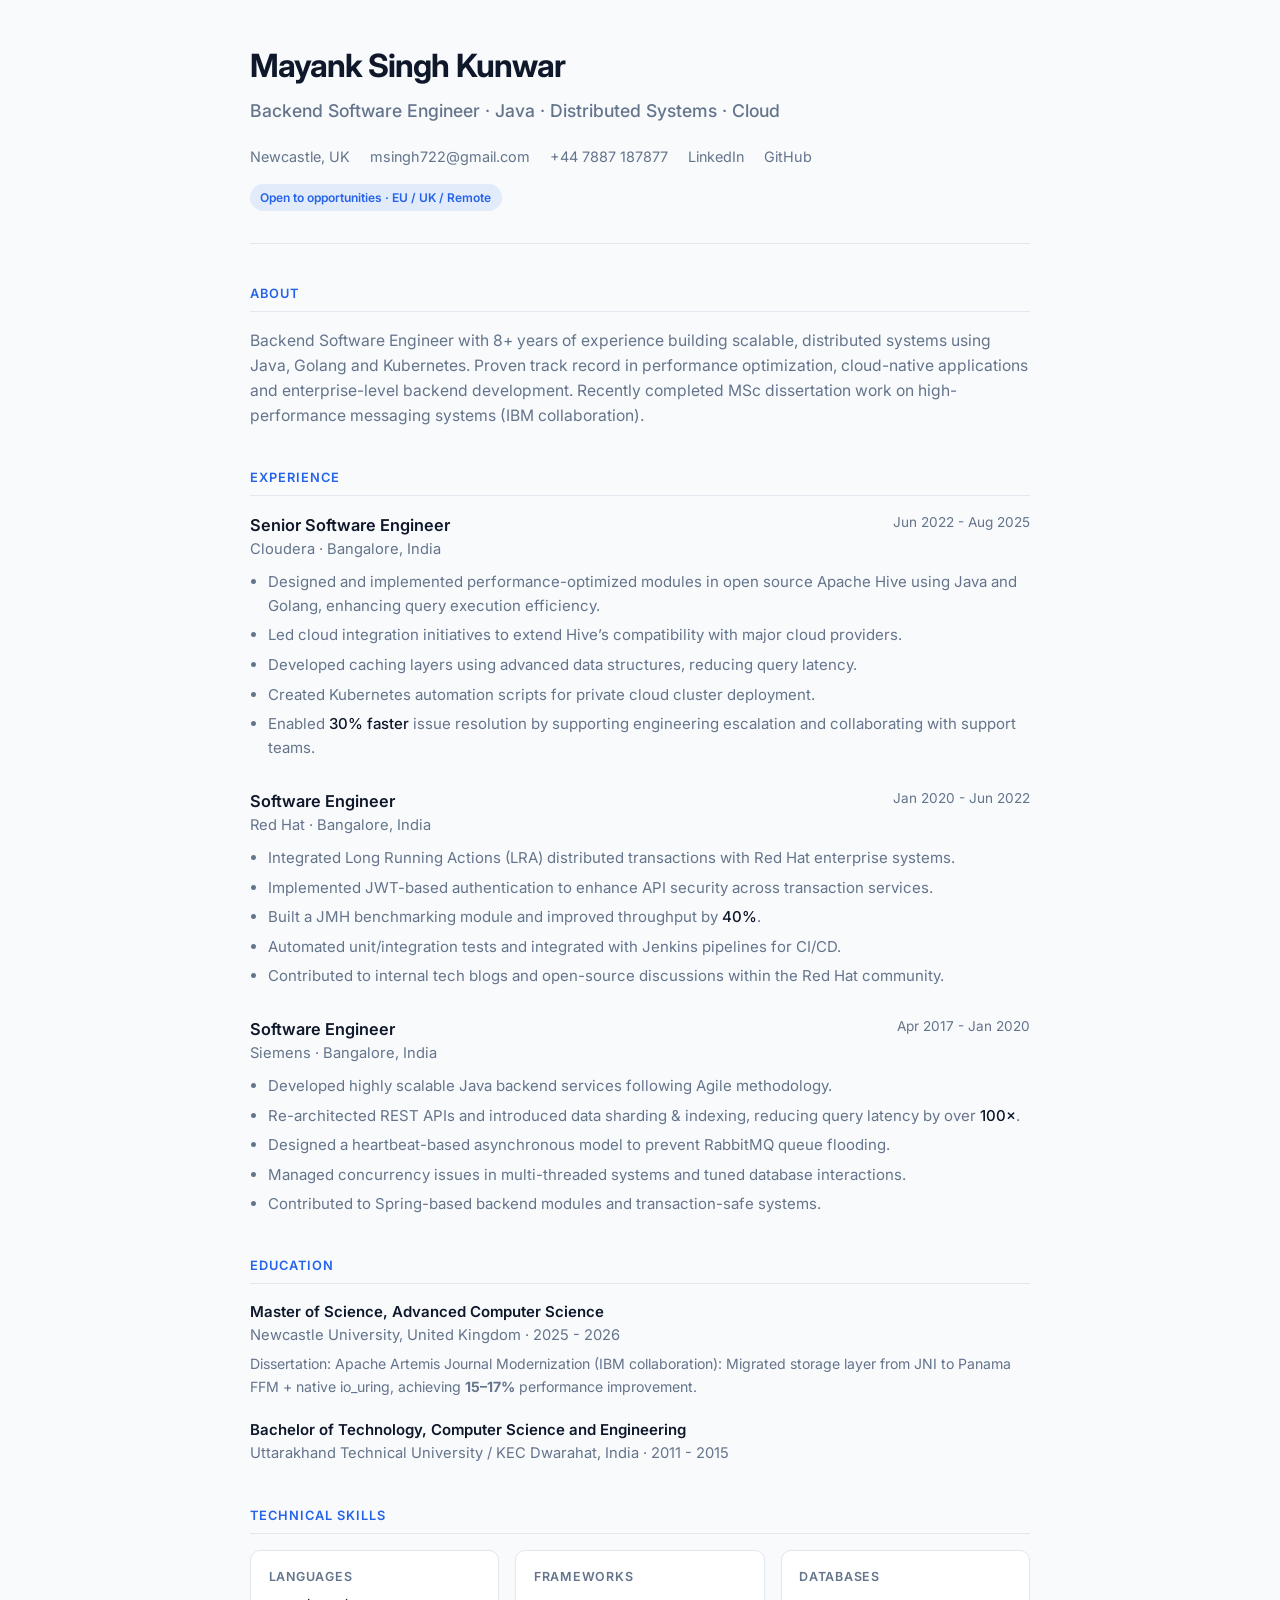
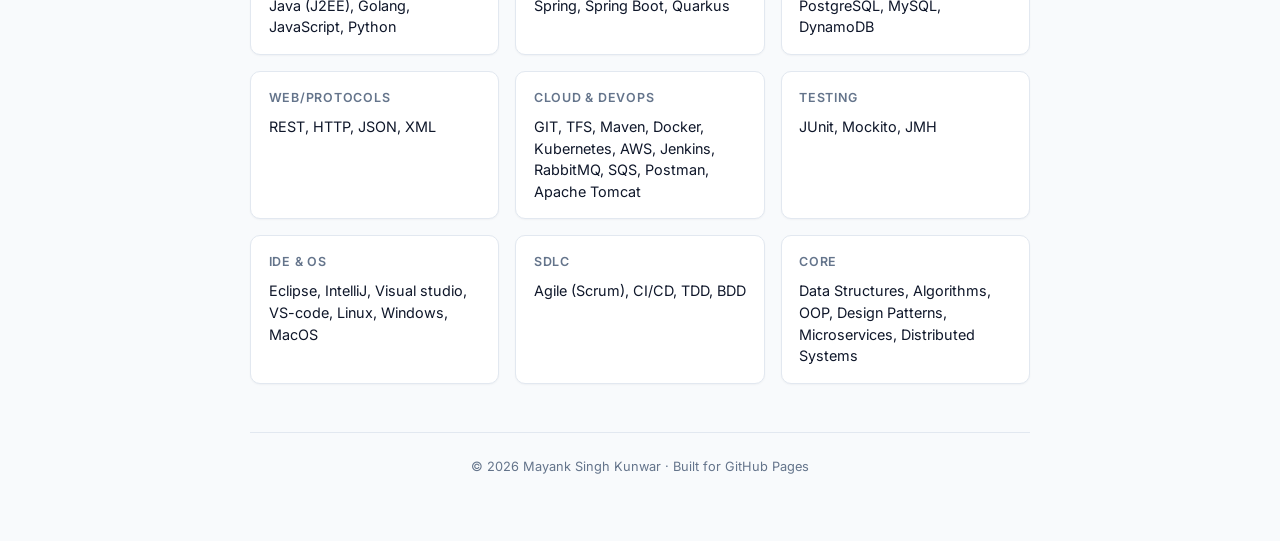
<file: classic.html>
<!DOCTYPE html>
<html lang="en">
<head>
  <meta charset="UTF-8" />
  <meta name="viewport" content="width=device-width, initial-scale=1.0" />
  <meta name="description" content="Mayank Singh Kunwar — Backend Software Engineer with 8+ years experience in Java, Golang, distributed systems and cloud-native development." />
  <title>Mayank Singh Kunwar | Backend Software Engineer</title>
  <link rel="preconnect" href="https://fonts.googleapis.com" />
  <link rel="preconnect" href="https://fonts.gstatic.com" crossorigin />
  <link href="https://fonts.googleapis.com/css2?family=Inter:wght@400;500;600;700&display=swap" rel="stylesheet" />
  <style>
    :root {
      --bg: #f8fafc;
      --surface: #ffffff;
      --surface-2: #f1f5f9;
      --text: #0f172a;
      --muted: #64748b;
      --accent: #2563eb;
      --accent-soft: rgba(37, 99, 235, 0.1);
      --border: #e2e8f0;
      --success: #059669;
    }

    * {
      box-sizing: border-box;
      margin: 0;
      padding: 0;
    }

    html {
      scroll-behavior: smooth;
    }

    body {
      font-family: "Inter", system-ui, -apple-system, sans-serif;
      background: var(--bg);
      color: var(--text);
      line-height: 1.6;
      font-size: 15px;
    }

    a {
      color: var(--accent);
      text-decoration: none;
    }

    a:hover {
      text-decoration: underline;
    }

    .container {
      max-width: 820px;
      margin: 0 auto;
      padding: 2.5rem 1.25rem 4rem;
    }

    /* Header */
    header {
      margin-bottom: 2.5rem;
      padding-bottom: 2rem;
      border-bottom: 1px solid var(--border);
    }

    .name {
      font-size: 2rem;
      font-weight: 700;
      letter-spacing: -0.03em;
      margin-bottom: 0.35rem;
    }

    .title {
      font-size: 1.1rem;
      color: var(--muted);
      font-weight: 500;
      margin-bottom: 1.25rem;
    }

    .contact {
      display: flex;
      flex-wrap: wrap;
      gap: 0.75rem 1.25rem;
      font-size: 0.9rem;
      color: var(--muted);
    }

    .contact a {
      color: var(--muted);
    }

    .contact a:hover {
      color: var(--accent);
    }

    .badge {
      display: inline-block;
      background: var(--accent-soft);
      color: var(--accent);
      font-size: 0.75rem;
      font-weight: 600;
      padding: 0.25rem 0.65rem;
      border-radius: 999px;
      margin-top: 1rem;
    }

    /* Sections */
    section {
      margin-bottom: 2.5rem;
    }

    h2 {
      font-size: 0.8rem;
      font-weight: 600;
      text-transform: uppercase;
      letter-spacing: 0.08em;
      color: var(--accent);
      margin-bottom: 1rem;
      padding-bottom: 0.4rem;
      border-bottom: 1px solid var(--border);
    }

    .summary {
      color: var(--muted);
      font-size: 0.98rem;
    }

    /* Experience */
    .job {
      margin-bottom: 1.75rem;
    }

    .job:last-child {
      margin-bottom: 0;
    }

    .job-header {
      display: flex;
      flex-wrap: wrap;
      justify-content: space-between;
      gap: 0.25rem 1rem;
      margin-bottom: 0.35rem;
    }

    .job-role {
      font-weight: 600;
      font-size: 1.02rem;
    }

    .job-company {
      color: var(--muted);
      font-size: 0.92rem;
    }

    .job-meta {
      color: var(--muted);
      font-size: 0.85rem;
      white-space: nowrap;
    }

    .job ul {
      margin-top: 0.5rem;
      padding-left: 1.15rem;
      color: var(--muted);
    }

    .job li {
      margin-bottom: 0.35rem;
    }

    .job li strong {
      color: var(--text);
      font-weight: 500;
    }

    /* Skills */
    .skills-grid {
      display: grid;
      grid-template-columns: repeat(auto-fit, minmax(200px, 1fr));
      gap: 1rem;
    }

    .skill-group {
      background: var(--surface);
      border: 1px solid var(--border);
      border-radius: 10px;
      padding: 1rem 1.1rem;
      box-shadow: 0 1px 2px rgba(15, 23, 42, 0.04);
    }

    .skill-group h3 {
      font-size: 0.78rem;
      text-transform: uppercase;
      letter-spacing: 0.06em;
      color: var(--muted);
      margin-bottom: 0.5rem;
      font-weight: 600;
    }

    .skill-group p {
      font-size: 0.9rem;
      color: var(--text);
      line-height: 1.5;
    }

    /* Education */
    .edu {
      margin-bottom: 1.25rem;
    }

    .edu-title {
      font-weight: 600;
    }

    .edu-school {
      color: var(--muted);
      font-size: 0.92rem;
    }

    .edu-detail {
      color: var(--muted);
      font-size: 0.88rem;
      margin-top: 0.35rem;
    }

    /* Footer */
    footer {
      margin-top: 3rem;
      padding-top: 1.5rem;
      border-top: 1px solid var(--border);
      text-align: center;
      font-size: 0.8rem;
      color: var(--muted);
    }

    @media (max-width: 560px) {
      .name {
        font-size: 1.6rem;
      }
      .job-header {
        flex-direction: column;
      }
    }
  </style>
</head>
<body>
  <div class="container">
    <header>
      <h1 class="name">Mayank Singh Kunwar</h1>
      <p class="title">Backend Software Engineer · Java · Distributed Systems · Cloud</p>
      <div class="contact">
        <span>Newcastle, UK</span>
        <a href="mailto:msingh722@gmail.com">msingh722@gmail.com</a>
        <a href="tel:+447887187877">+44 7887 187877</a>
        <a href="https://www.linkedin.com/in/mayank-kunwwar/" target="_blank" rel="noopener">LinkedIn</a>
        <a href="https://github.com/mayankkunwar" target="_blank" rel="noopener">GitHub</a>
      </div>
      <span class="badge">Open to opportunities · EU / UK / Remote</span>
    </header>

    <section>
      <h2>About</h2>
      <p class="summary">
        Backend Software Engineer with 8+ years of experience building scalable, distributed systems
        using Java, Golang and Kubernetes. Proven track record in performance optimization,
        cloud-native applications and enterprise-level backend development. Recently completed
        MSc dissertation work on high-performance messaging systems (IBM collaboration).
      </p>
    </section>

    <section>
      <h2>Experience</h2>

      <div class="job">
        <div class="job-header">
          <div>
            <div class="job-role">Senior Software Engineer</div>
            <div class="job-company">Cloudera · Bangalore, India</div>
          </div>
          <div class="job-meta">Jun 2022 - Aug 2025</div>
        </div>
        <ul>
          <li>Designed and implemented performance-optimized modules in open source Apache Hive using Java and Golang, enhancing query execution efficiency.</li>
          <li>Led cloud integration initiatives to extend Hive’s compatibility with major cloud providers.</li>
          <li>Developed caching layers using advanced data structures, reducing query latency.</li>
          <li>Created Kubernetes automation scripts for private cloud cluster deployment.</li>
          <li>Enabled <strong>30% faster</strong> issue resolution by supporting engineering escalation and collaborating with support teams.</li>
        </ul>
      </div>

      <div class="job">
        <div class="job-header">
          <div>
            <div class="job-role">Software Engineer</div>
            <div class="job-company">Red Hat · Bangalore, India</div>
          </div>
          <div class="job-meta">Jan 2020 - Jun 2022</div>
        </div>
        <ul>
          <li>Integrated Long Running Actions (LRA) distributed transactions with Red Hat enterprise systems.</li>
          <li>Implemented JWT-based authentication to enhance API security across transaction services.</li>
          <li>Built a JMH benchmarking module and improved throughput by <strong>40%</strong>.</li>
          <li>Automated unit/integration tests and integrated with Jenkins pipelines for CI/CD.</li>
          <li>Contributed to internal tech blogs and open-source discussions within the Red Hat community.</li>
        </ul>
      </div>

      <div class="job">
        <div class="job-header">
          <div>
            <div class="job-role">Software Engineer</div>
            <div class="job-company">Siemens · Bangalore, India</div>
          </div>
          <div class="job-meta">Apr 2017 - Jan 2020</div>
        </div>
        <ul>
          <li>Developed highly scalable Java backend services following Agile methodology.</li>
          <li>Re-architected REST APIs and introduced data sharding &amp; indexing, reducing query latency by over <strong>100×</strong>.</li>
          <li>Designed a heartbeat-based asynchronous model to prevent RabbitMQ queue flooding.</li>
          <li>Managed concurrency issues in multi-threaded systems and tuned database interactions.</li>
          <li>Contributed to Spring-based backend modules and transaction-safe systems.</li>
        </ul>
      </div>
    </section>

    <section>
      <h2>Education</h2>

      <div class="edu">
        <div class="edu-title">Master of Science, Advanced Computer Science</div>
        <div class="edu-school">Newcastle University, United Kingdom · 2025 - 2026</div>
        <p class="edu-detail">
          Dissertation: Apache Artemis Journal Modernization (IBM collaboration): 
          Migrated storage layer from JNI to Panama FFM + native io_uring, achieving
          <strong>15–17%</strong> performance improvement.
        </p>
      </div>

      <div class="edu">
        <div class="edu-title">Bachelor of Technology, Computer Science and Engineering</div>
        <div class="edu-school">Uttarakhand Technical University / KEC Dwarahat, India · 2011 - 2015</div>
      </div>
    </section>

    <section>
      <h2>Technical Skills</h2>
      <div class="skills-grid">
        <div class="skill-group">
          <h3>Languages</h3>
          <p>Java (J2EE), Golang, JavaScript, Python</p>
        </div>
        <div class="skill-group">
          <h3>Frameworks</h3>
          <p>Spring, Spring Boot, Quarkus</p>
        </div>
        <div class="skill-group">
          <h3>Databases</h3>
          <p>PostgreSQL, MySQL, DynamoDB</p>
        </div>
        <div class="skill-group">
          <h3>Web/Protocols</h3>
          <p>REST, HTTP, JSON, XML</p>
        </div>
        <div class="skill-group">
          <h3>Cloud &amp; DevOps</h3>
          <p>GIT, TFS, Maven, Docker, Kubernetes, AWS, Jenkins, RabbitMQ, SQS, Postman, Apache Tomcat</p>
        </div>
        <div class="skill-group">
          <h3>Testing</h3>
          <p>JUnit, Mockito, JMH</p>
        </div>
        <div class="skill-group">
          <h3>IDE &amp; OS</h3>
          <p>Eclipse, IntelliJ, Visual studio, VS-code, Linux, Windows, MacOS</p>
        </div>
        <div class="skill-group">
          <h3>SDLC</h3>
          <p>Agile (Scrum), CI/CD, TDD, BDD</p>
        </div>
        <div class="skill-group">
          <h3>Core</h3>
          <p>Data Structures, Algorithms, OOP, Design Patterns, Microservices, Distributed Systems</p>
        </div>
      </div>
    </section>

    <footer>
      <p>© 2026 Mayank Singh Kunwar · Built for GitHub Pages</p>
    </footer>
  </div>
</body>
</html>
</file>
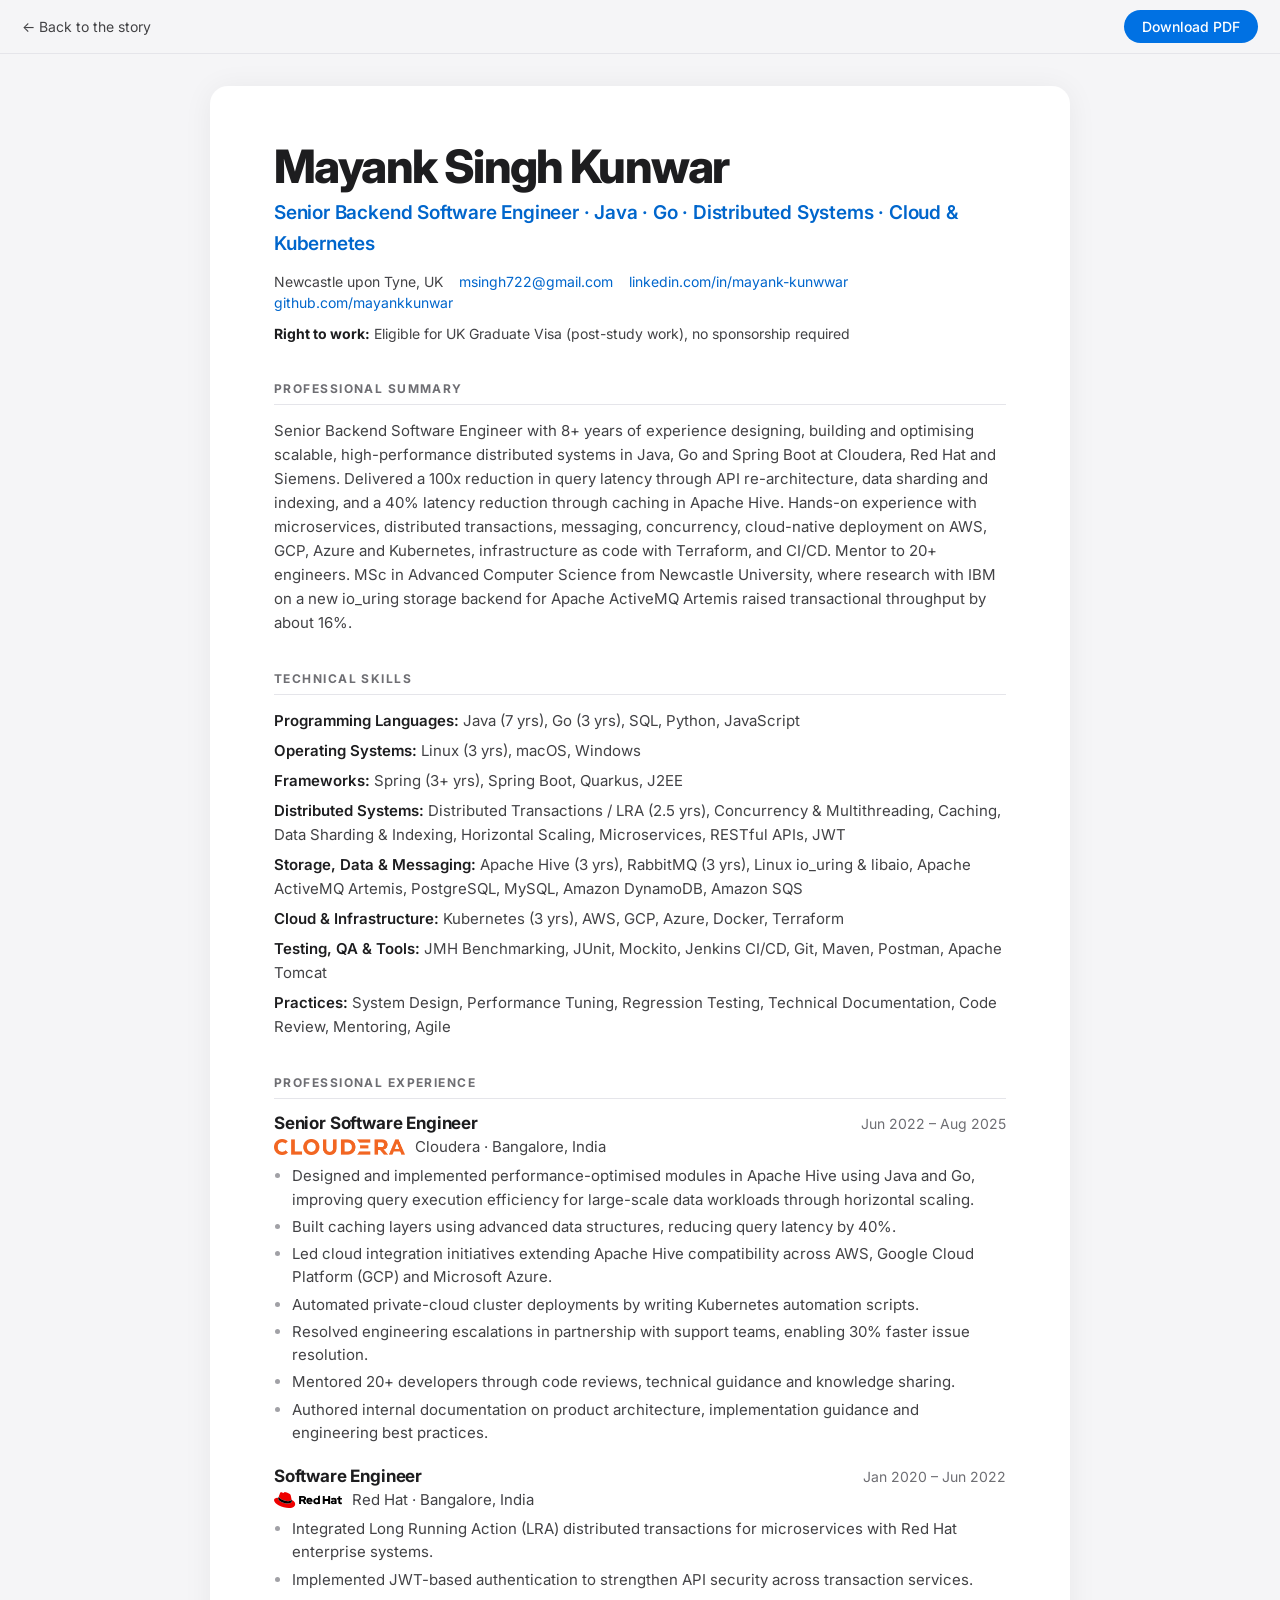
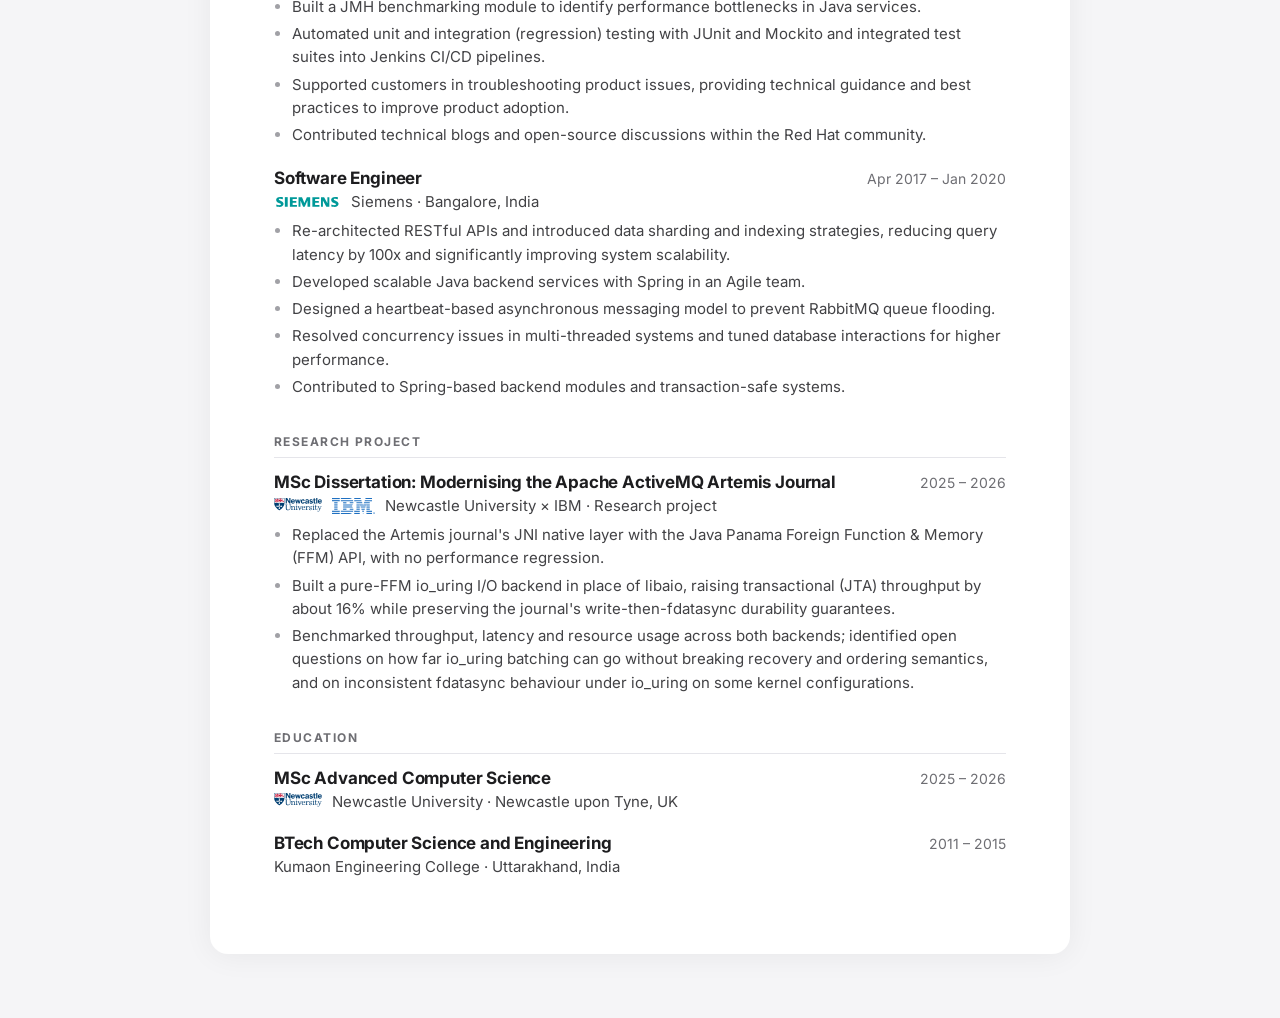
<file: cv.html>
<!doctype html>
<html lang="en">
<head>
  <meta charset="utf-8" />
  <meta name="viewport" content="width=device-width, initial-scale=1" />
  <title>Mayank Singh Kunwar · CV</title>
  <meta name="description" content="Printable CV of Mayank Singh Kunwar, Senior Backend Software Engineer." />
  <link rel="preconnect" href="https://fonts.googleapis.com" />
  <link rel="preconnect" href="https://fonts.gstatic.com" crossorigin />
  <link href="https://fonts.googleapis.com/css2?family=Inter:wght@400;500;600;700;800&display=swap" rel="stylesheet" />
  <style>
    :root {
      --ink: #1d1d1f; --ink-2: #424245; --muted: #6e6e73; --line: #e5e5ea; --accent: #0066cc;
      --bg: #f5f5f7; --paper: #ffffff;
    }
    * { box-sizing: border-box; }
    body { margin: 0; background: var(--bg); color: var(--ink); font-family: "Inter", -apple-system, system-ui, sans-serif; -webkit-font-smoothing: antialiased; }
    a { color: var(--accent); text-decoration: none; }
    a:hover { text-decoration: underline; }

    .bar {
      position: sticky; top: 0; z-index: 5; display: flex; justify-content: space-between; align-items: center;
      padding: 10px 22px; background: rgba(245, 245, 247, 0.8); backdrop-filter: saturate(180%) blur(20px);
      -webkit-backdrop-filter: saturate(180%) blur(20px); border-bottom: 1px solid var(--line); font-size: 14px;
    }
    .bar a { color: var(--ink-2); }
    .bar button {
      font: inherit; font-weight: 500; border: 0; border-radius: 980px; padding: 8px 18px; cursor: pointer;
      background: #0071e3; color: #fff;
    }
    .bar button:hover { background: #0077ed; }

    .page {
      max-width: 860px; margin: 32px auto 64px; background: var(--paper); border-radius: 18px;
      padding: 56px clamp(22px, 6vw, 64px); box-shadow: 0 2px 30px rgba(0, 0, 0, 0.06);
    }
    header h1 { margin: 0; font-size: clamp(34px, 5vw, 46px); font-weight: 800; letter-spacing: -0.035em; line-height: 1.05; }
    header .role { margin: 8px 0 14px; font-size: 19px; font-weight: 600; color: var(--accent); letter-spacing: -0.01em; }
    header .contact { display: flex; flex-wrap: wrap; gap: 4px 16px; font-size: 14px; color: var(--ink-2); }
    header .rtw { margin: 12px 0 0; font-size: 14px; color: var(--ink-2); }
    header .rtw b { color: var(--ink); }

    h2 {
      margin: 36px 0 14px; padding-bottom: 8px; border-bottom: 1px solid var(--line);
      font-size: 12px; font-weight: 700; letter-spacing: 0.12em; text-transform: uppercase; color: var(--muted);
    }
    p { line-height: 1.6; margin: 0 0 10px; font-size: 15px; color: var(--ink-2); }
    .group { margin: 0 0 6px; }
    .group b { color: var(--ink); font-weight: 600; }

    .entry, .keep { break-inside: avoid; }
    .entry { margin: 0 0 22px; }
    .entry-head { display: flex; justify-content: space-between; align-items: baseline; gap: 12px; flex-wrap: wrap; }
    .entry-head h3 { margin: 0; font-size: 17px; font-weight: 700; letter-spacing: -0.01em; }
    .entry-head .when { font-size: 14px; color: var(--muted); white-space: nowrap; }
    .org { display: flex; align-items: center; gap: 10px; margin: 4px 0 8px; font-size: 15px; color: var(--ink-2); }
    .org img { height: 16px; width: auto; }
    ul { margin: 0; padding-left: 18px; }
    li { font-size: 15px; line-height: 1.55; color: var(--ink-2); margin-bottom: 4px; }
    li::marker { color: #a1a1a6; }

    @page { size: A4; margin: 14mm 14mm 16mm; }
    @media print {
      body { background: #fff; }
      .bar { display: none; }
      .page { margin: 0; padding: 0; max-width: none; box-shadow: none; border-radius: 0; }
      header h1 { font-size: 26pt; }
      header .role { font-size: 13pt; }
      h2 { margin-top: 18pt; }
      p, li, .org, header .contact, header .rtw { font-size: 10pt; }
      .entry-head h3 { font-size: 11pt; }
      .entry-head .when { font-size: 9.5pt; }
      a { color: var(--ink); }
    }
  </style>
</head>
<body>
  <div class="bar">
    <a href="./">← Back to the story</a>
    <button type="button" onclick="window.print()">Download PDF</button>
  </div>
  <article class="page" id="cv"></article>

  <script src="data.js"></script>
  <script>
    (() => {
      const CV = window.CV, c = CV.contact || {};
      const esc = (s = '') => String(s).replace(/[&<>"']/g, (ch) => ({ '&': '&amp;', '<': '&lt;', '>': '&gt;', '"': '&quot;', "'": '&#39;' }[ch]));
      const logos = (st) => [].concat(st.logo || []).map((u) => `<img src="${esc(u)}" alt="">`).join('');
      const strip = (u) => u.replace(/^https?:\/\//, '');
      const entries = (type) => CV.stages.filter((s) => s.type === type).slice().reverse().map((s) => `
        <div class="entry">
          <div class="entry-head"><h3>${esc(s.title)}</h3><span class="when">${esc(s.period || '')}</span></div>
          <div class="org">${logos(s)}<span>${esc(s.org)}${s.location ? ' · ' + esc(s.location) : ''}</span></div>
          ${s.points && s.points.length ? `<ul>${s.points.map((p) => `<li>${esc(p)}</li>`).join('')}</ul>` : ''}
        </div>`);
      // The heading travels with the first item so it never ends up alone at the bottom of a printed page
      const section = (title, items) => {
        items = [].concat(items).filter((x) => x && x.trim());
        return items.length ? `<div class="keep"><h2>${title}</h2>${items[0]}</div>${items.slice(1).join('')}` : '';
      };
      // Education entries in the PDF are one line each, so drop their bullets here too
      const education = CV.stages.filter((s) => s.type === 'education').slice().reverse().map((s) => `
        <div class="entry">
          <div class="entry-head"><h3>${esc(s.title)}</h3><span class="when">${esc(s.period || '')}</span></div>
          <div class="org">${logos(s)}<span>${esc(s.org)}${s.location ? ' · ' + esc(s.location) : ''}</span></div>
        </div>`);

      document.getElementById('cv').innerHTML = `
        <header>
          <h1>${esc(CV.name)}</h1>
          <p class="role">${esc(CV.title)}${CV.tagline ? ' · ' + esc(CV.tagline) : ''}</p>
          <div class="contact">
            ${c.location ? `<span>${esc(c.location)}</span>` : ''}
            ${c.email ? `<a href="mailto:${esc(c.email)}">${esc(c.email)}</a>` : ''}
            ${c.linkedin ? `<a href="${esc(c.linkedin)}">${esc(strip(c.linkedin))}</a>` : ''}
            ${c.github ? `<a href="${esc(c.github)}">${esc(strip(c.github))}</a>` : ''}
            ${c.website ? `<a href="${esc(c.website)}">${esc(strip(c.website))}</a>` : ''}
          </div>
          ${CV.rightToWork ? `<p class="rtw"><b>Right to work:</b> ${esc(CV.rightToWork)}</p>` : ''}
        </header>
        ${section('Professional Summary', CV.summary ? `<p>${esc(CV.summary)}</p>` : '')}
        ${section('Technical Skills', (CV.skillGroups || []).map((g) => `<p class="group"><b>${esc(g.label)}:</b> ${g.items.map(esc).join(', ')}</p>`))}
        ${section('Professional Experience', entries('work'))}
        ${section('Research Project', entries('project'))}
        ${section('Education', education)}`;
    })();
  </script>
</body>
</html>
</file>
